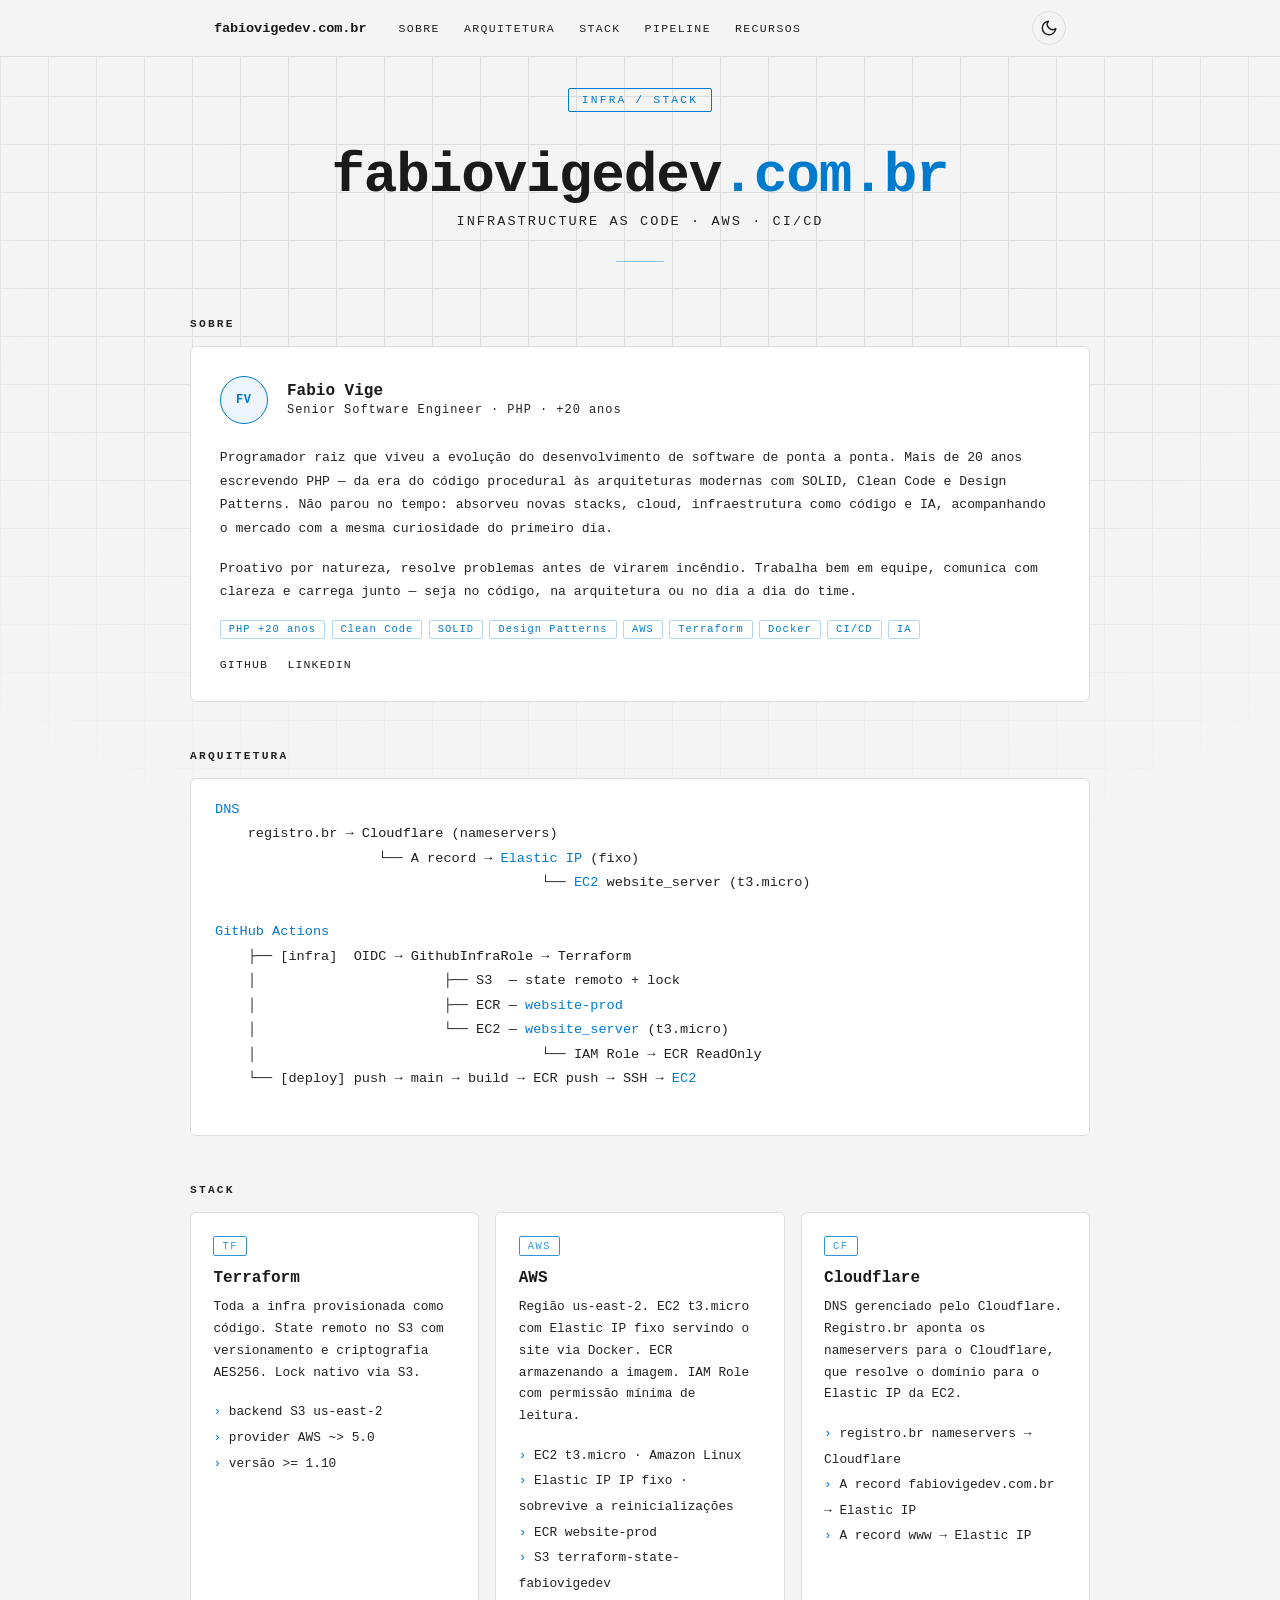
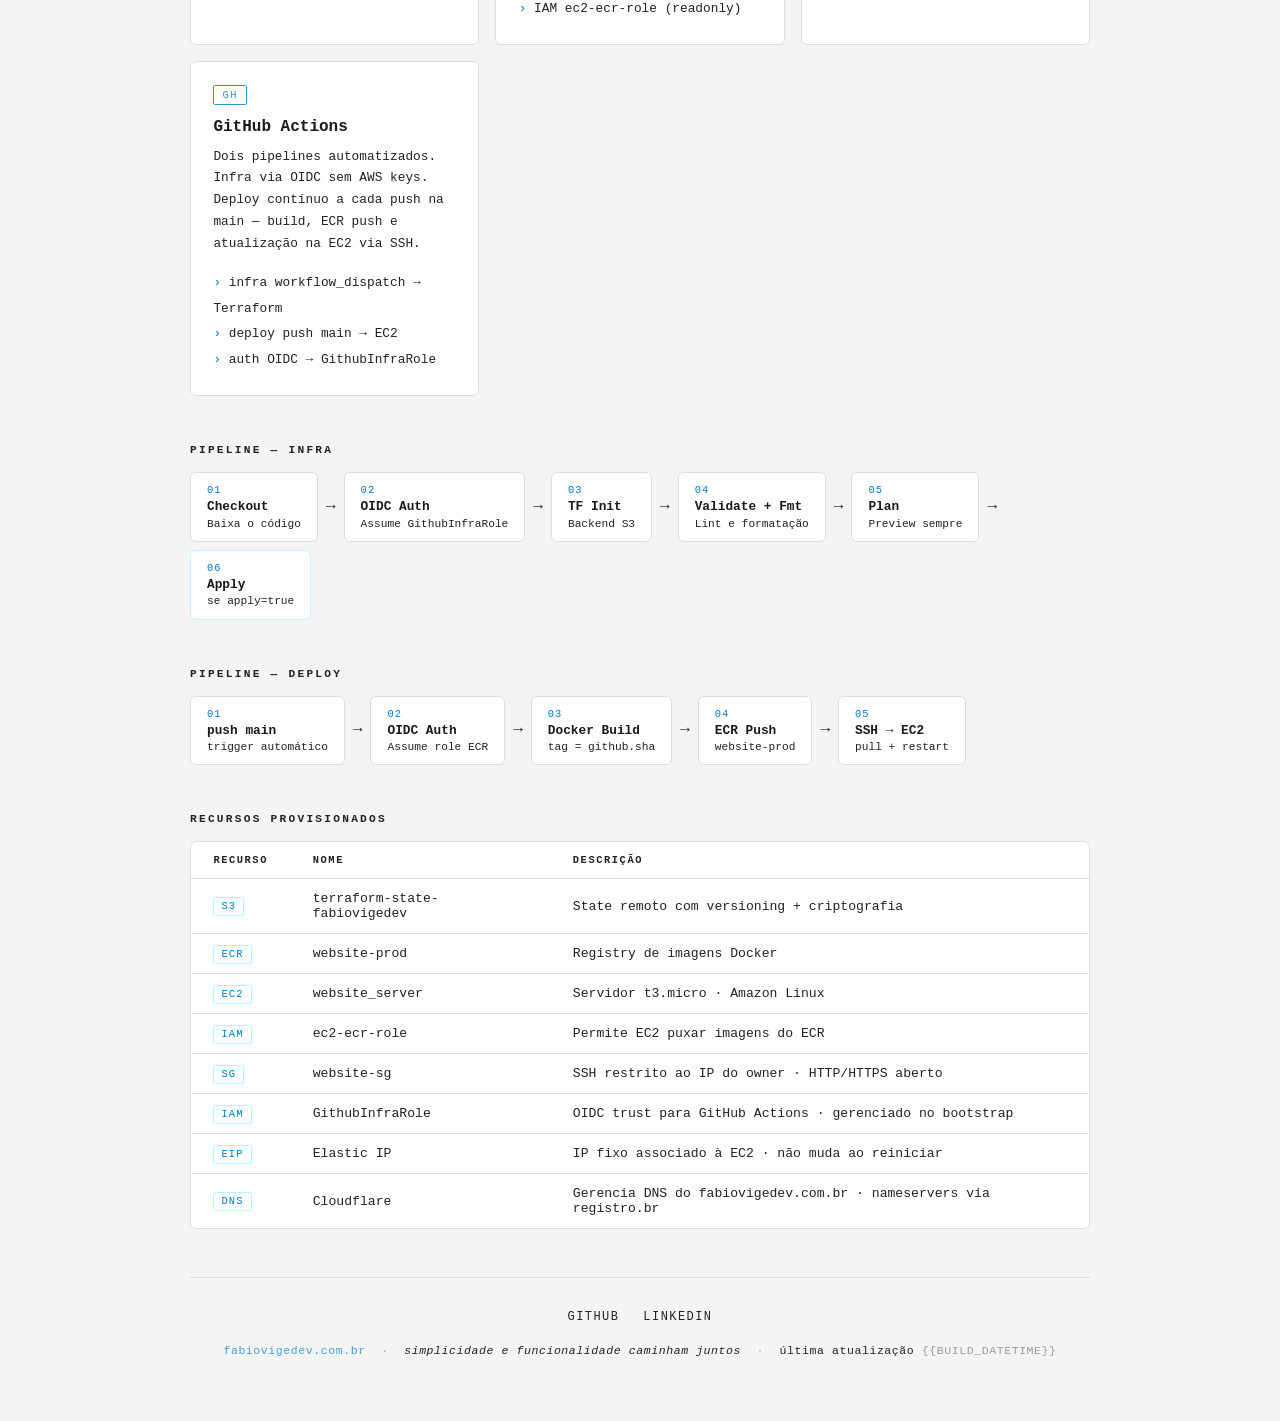
<file: website/index.html>
<!DOCTYPE html>
<html lang="pt-BR">
<head>
    <meta charset="UTF-8">
    <meta name="viewport" content="width=device-width, initial-scale=1.0">
    <meta name="description" content="Fabio Vige — Desenvolvedor especializado em Infrastructure as Code, AWS, CI/CD e automação de deploys com GitHub Actions e Terraform.">
    <meta name="author" content="Fabio Vige">
    <meta name="robots" content="index, follow">
    <link rel="canonical" href="https://www.fabiovigedev.com.br/">

    <meta property="og:type" content="website">
    <meta property="og:url" content="https://www.fabiovigedev.com.br/">
    <meta property="og:title" content="Fabio Vige Dev — Infrastructure as Code · AWS · CI/CD">
    <meta property="og:description" content="Desenvolvedor especializado em Infrastructure as Code, AWS, CI/CD e automação de deploys com GitHub Actions e Terraform.">
    <meta property="og:locale" content="pt_BR">

    <meta name="twitter:card" content="summary">
    <meta name="twitter:title" content="Fabio Vige Dev — Infrastructure as Code · AWS · CI/CD">
    <meta name="twitter:description" content="Desenvolvedor especializado em Infrastructure as Code, AWS, CI/CD e automação de deploys com GitHub Actions e Terraform.">

    <title>Fabio Vige Dev — Infrastructure as Code · AWS · CI/CD</title>
    <link rel="icon" type="image/svg+xml" href="data:image/svg+xml,<svg xmlns='http://www.w3.org/2000/svg' viewBox='0 0 100 100'><text y='.9em' font-size='90'>⚡</text></svg>">
    <link rel="stylesheet" href="css/style.css">
    <script>
        document.documentElement.setAttribute('data-theme', localStorage.getItem('theme') || 'light');
    </script>
</head>
<body>
    <header class="site-header" id="siteHeader">
        <div class="site-header__inner">
            <a href="#" class="site-header__logo">fabiovigedev<span>.com.br</span></a>
            <nav class="site-header__nav">
                <a href="#sobre">Sobre</a>
                <a href="#arquitetura">Arquitetura</a>
                <a href="#stack">Stack</a>
                <a href="#pipeline">Pipeline</a>
                <a href="#recursos">Recursos</a>
            </nav>
            <button class="theme-toggle" id="themeToggle" aria-label="Alternar tema">
                <svg class="theme-toggle__sun" xmlns="http://www.w3.org/2000/svg" width="18" height="18" viewBox="0 0 24 24" fill="none" stroke="currentColor" stroke-width="2" stroke-linecap="round" stroke-linejoin="round">
                    <circle cx="12" cy="12" r="5"/>
                    <line x1="12" y1="1" x2="12" y2="3"/>
                    <line x1="12" y1="21" x2="12" y2="23"/>
                    <line x1="4.22" y1="4.22" x2="5.64" y2="5.64"/>
                    <line x1="18.36" y1="18.36" x2="19.78" y2="19.78"/>
                    <line x1="1" y1="12" x2="3" y2="12"/>
                    <line x1="21" y1="12" x2="23" y2="12"/>
                    <line x1="4.22" y1="19.78" x2="5.64" y2="18.36"/>
                    <line x1="18.36" y1="5.64" x2="19.78" y2="4.22"/>
                </svg>
                <svg class="theme-toggle__moon" xmlns="http://www.w3.org/2000/svg" width="18" height="18" viewBox="0 0 24 24" fill="none" stroke="currentColor" stroke-width="2" stroke-linecap="round" stroke-linejoin="round">
                    <path d="M21 12.79A9 9 0 1 1 11.21 3 7 7 0 0 0 21 12.79z"/>
                </svg>
            </button>
        </div>
    </header>
    <div class="grid-bg" aria-hidden="true"></div>

    <main class="container container--wide">

        <header class="page-header">
            <div class="badge">infra / stack</div>
            <h1 class="name">fabiovigedev<span>.com.br</span></h1>
            <p class="role">Infrastructure as Code · AWS · CI/CD</p>
            <div class="divider"></div>
        </header>

        <section class="about-section" id="sobre">
            <h2 class="section-title">Sobre</h2>
            <div class="about-card">
                <div class="about-header">
                    <div class="about-avatar">FV</div>
                    <div class="about-identity">
                        <h3 class="about-name">Fabio Vige</h3>
                        <p class="about-role">Senior Software Engineer · PHP · +20 anos</p>
                    </div>
                </div>
                <p class="about-bio">Programador raiz que viveu a evolução do desenvolvimento de software de ponta a ponta. Mais de 20 anos escrevendo PHP — da era do código procedural às arquiteturas modernas com SOLID, Clean Code e Design Patterns. Não parou no tempo: absorveu novas stacks, cloud, infraestrutura como código e IA, acompanhando o mercado com a mesma curiosidade do primeiro dia.</p>
                <p class="about-bio">Proativo por natureza, resolve problemas antes de virarem incêndio. Trabalha bem em equipe, comunica com clareza e carrega junto — seja no código, na arquitetura ou no dia a dia do time.</p>
                <div class="about-tags">
                    <span class="about-tag">PHP +20 anos</span>
                    <span class="about-tag">Clean Code</span>
                    <span class="about-tag">SOLID</span>
                    <span class="about-tag">Design Patterns</span>
                    <span class="about-tag">AWS</span>
                    <span class="about-tag">Terraform</span>
                    <span class="about-tag">Docker</span>
                    <span class="about-tag">CI/CD</span>
                    <span class="about-tag">IA</span>
                </div>
                <div class="about-links">
                    <a href="https://github.com/fabiovige" target="_blank" rel="noopener noreferrer">GitHub</a>
                    <a href="https://linkedin.com/in/fabiovige" target="_blank" rel="noopener noreferrer">LinkedIn</a>
                </div>
            </div>
        </section>

        <section class="arch-block" id="arquitetura">
            <h2 class="section-title">Arquitetura</h2>
            <div class="terminal arch-diagram" role="img" aria-label="Diagrama de arquitetura">
                <pre>
<span class="prompt">DNS</span>
    registro.br → <span class="hl">Cloudflare</span> (nameservers)
                    └── A record → <span class="accent-text">Elastic IP</span> (fixo)
                                        └── <span class="accent-text">EC2</span> website_server (t3.micro)

<span class="prompt">GitHub Actions</span>
    ├── [infra]  OIDC → <span class="hl">GithubInfraRole</span> → <span class="hl">Terraform</span>
    │                       ├── S3  — state remoto + lock
    │                       ├── ECR — <span class="accent-text">website-prod</span>
    │                       └── EC2 — <span class="accent-text">website_server</span> (t3.micro)
    │                                   └── IAM Role → ECR ReadOnly
    └── [deploy] push → main → build → ECR push → SSH → <span class="accent-text">EC2</span>
                </pre>
            </div>
        </section>

        <section class="cards-section" id="stack">
            <h2 class="section-title">Stack</h2>
            <div class="cards">

                <article class="card">
                    <div class="card-icon">TF</div>
                    <h3 class="card-title">Terraform</h3>
                    <p class="card-desc">Toda a infra provisionada como código. State remoto no S3 com versionamento e criptografia AES256. Lock nativo via S3.</p>
                    <ul class="card-list">
                        <li><span class="prompt">›</span> backend S3 <span class="muted-text">us-east-2</span></li>
                        <li><span class="prompt">›</span> provider AWS <span class="muted-text">~> 5.0</span></li>
                        <li><span class="prompt">›</span> versão <span class="muted-text">>= 1.10</span></li>
                    </ul>
                </article>

                <article class="card">
                    <div class="card-icon">AWS</div>
                    <h3 class="card-title">AWS</h3>
                    <p class="card-desc">Região us-east-2. EC2 t3.micro com Elastic IP fixo servindo o site via Docker. ECR armazenando a imagem. IAM Role com permissão mínima de leitura.</p>
                    <ul class="card-list">
                        <li><span class="prompt">›</span> EC2 <span class="muted-text">t3.micro · Amazon Linux</span></li>
                        <li><span class="prompt">›</span> Elastic IP <span class="muted-text">IP fixo · sobrevive a reinicializações</span></li>
                        <li><span class="prompt">›</span> ECR <span class="muted-text">website-prod</span></li>
                        <li><span class="prompt">›</span> S3 <span class="muted-text">terraform-state-fabiovigedev</span></li>
                        <li><span class="prompt">›</span> IAM <span class="muted-text">ec2-ecr-role (readonly)</span></li>
                    </ul>
                </article>

                <article class="card">
                    <div class="card-icon">CF</div>
                    <h3 class="card-title">Cloudflare</h3>
                    <p class="card-desc">DNS gerenciado pelo Cloudflare. Registro.br aponta os nameservers para o Cloudflare, que resolve o domínio para o Elastic IP da EC2.</p>
                    <ul class="card-list">
                        <li><span class="prompt">›</span> registro.br <span class="muted-text">nameservers → Cloudflare</span></li>
                        <li><span class="prompt">›</span> A record <span class="muted-text">fabiovigedev.com.br → Elastic IP</span></li>
                        <li><span class="prompt">›</span> A record <span class="muted-text">www → Elastic IP</span></li>
                    </ul>
                </article>

                <article class="card">
                    <div class="card-icon">GH</div>
                    <h3 class="card-title">GitHub Actions</h3>
                    <p class="card-desc">Dois pipelines automatizados. Infra via OIDC sem AWS keys. Deploy contínuo a cada push na main — build, ECR push e atualização na EC2 via SSH.</p>
                    <ul class="card-list">
                        <li><span class="prompt">›</span> infra <span class="muted-text">workflow_dispatch → Terraform</span></li>
                        <li><span class="prompt">›</span> deploy <span class="muted-text">push main → EC2</span></li>
                        <li><span class="prompt">›</span> auth <span class="muted-text">OIDC → GithubInfraRole</span></li>
                    </ul>
                </article>

            </div>
        </section>

        <section class="pipeline-section" id="pipeline">
            <h2 class="section-title">Pipeline — Infra</h2>
            <div class="pipeline">
                <div class="pipeline-step">
                    <span class="step-num">01</span>
                    <span class="step-name">Checkout</span>
                    <span class="step-desc">Baixa o código</span>
                </div>
                <div class="pipeline-arrow">→</div>
                <div class="pipeline-step">
                    <span class="step-num">02</span>
                    <span class="step-name">OIDC Auth</span>
                    <span class="step-desc">Assume GithubInfraRole</span>
                </div>
                <div class="pipeline-arrow">→</div>
                <div class="pipeline-step">
                    <span class="step-num">03</span>
                    <span class="step-name">TF Init</span>
                    <span class="step-desc">Backend S3</span>
                </div>
                <div class="pipeline-arrow">→</div>
                <div class="pipeline-step">
                    <span class="step-num">04</span>
                    <span class="step-name">Validate + Fmt</span>
                    <span class="step-desc">Lint e formatação</span>
                </div>
                <div class="pipeline-arrow">→</div>
                <div class="pipeline-step">
                    <span class="step-num">05</span>
                    <span class="step-name">Plan</span>
                    <span class="step-desc">Preview sempre</span>
                </div>
                <div class="pipeline-arrow">→</div>
                <div class="pipeline-step pipeline-step--conditional">
                    <span class="step-num">06</span>
                    <span class="step-name">Apply</span>
                    <span class="step-desc">se apply=true</span>
                </div>
            </div>
        </section>

        <section class="pipeline-section">
            <h2 class="section-title">Pipeline — Deploy</h2>
            <div class="pipeline">
                <div class="pipeline-step">
                    <span class="step-num">01</span>
                    <span class="step-name">push main</span>
                    <span class="step-desc">trigger automático</span>
                </div>
                <div class="pipeline-arrow">→</div>
                <div class="pipeline-step">
                    <span class="step-num">02</span>
                    <span class="step-name">OIDC Auth</span>
                    <span class="step-desc">Assume role ECR</span>
                </div>
                <div class="pipeline-arrow">→</div>
                <div class="pipeline-step">
                    <span class="step-num">03</span>
                    <span class="step-name">Docker Build</span>
                    <span class="step-desc">tag = github.sha</span>
                </div>
                <div class="pipeline-arrow">→</div>
                <div class="pipeline-step">
                    <span class="step-num">04</span>
                    <span class="step-name">ECR Push</span>
                    <span class="step-desc">website-prod</span>
                </div>
                <div class="pipeline-arrow">→</div>
                <div class="pipeline-step">
                    <span class="step-num">05</span>
                    <span class="step-name">SSH → EC2</span>
                    <span class="step-desc">pull + restart</span>
                </div>
            </div>
        </section>

        <section class="resources-section" id="recursos">
            <h2 class="section-title">Recursos Provisionados</h2>
            <div class="card">
            <table class="resources-table">
                <thead>
                    <tr>
                        <th>Recurso</th>
                        <th>Nome</th>
                        <th>Descrição</th>
                    </tr>
                </thead>
                <tbody>
                    <tr>
                        <td><span class="tag">S3</span></td>
                        <td class="mono">terraform-state-fabiovigedev</td>
                        <td>State remoto com versioning + criptografia</td>
                    </tr>
                    <tr>
                        <td><span class="tag">ECR</span></td>
                        <td class="mono">website-prod</td>
                        <td>Registry de imagens Docker</td>
                    </tr>
                    <tr>
                        <td><span class="tag">EC2</span></td>
                        <td class="mono">website_server</td>
                        <td>Servidor t3.micro · Amazon Linux</td>
                    </tr>
                    <tr>
                        <td><span class="tag">IAM</span></td>
                        <td class="mono">ec2-ecr-role</td>
                        <td>Permite EC2 puxar imagens do ECR</td>
                    </tr>
                    <tr>
                        <td><span class="tag">SG</span></td>
                        <td class="mono">website-sg</td>
                        <td>SSH restrito ao IP do owner · HTTP/HTTPS aberto</td>
                    </tr>
                    <tr>
                        <td><span class="tag">IAM</span></td>
                        <td class="mono">GithubInfraRole</td>
                        <td>OIDC trust para GitHub Actions · gerenciado no bootstrap</td>
                    </tr>
                    <tr>
                        <td><span class="tag">EIP</span></td>
                        <td class="mono">Elastic IP</td>
                        <td>IP fixo associado à EC2 · não muda ao reiniciar</td>
                    </tr>
                    <tr>
                        <td><span class="tag">DNS</span></td>
                        <td class="mono">Cloudflare</td>
                        <td>Gerencia DNS do fabiovigedev.com.br · nameservers via registro.br</td>
                    </tr>
                </tbody>
            </table>
            </div>
        </section>

        <footer class="page-footer">
            <nav class="social" aria-label="Links">
                <a href="https://github.com/fabiovige" target="_blank" rel="noopener noreferrer">GitHub</a>
                <a href="https://linkedin.com/in/fabiovige" target="_blank" rel="noopener noreferrer">LinkedIn</a>
            </nav>
            <p class="footer-meta">
                <span class="footer-domain">fabiovigedev.com.br</span>
                <span class="footer-sep">·</span>
                <span class="footer-tagline">simplicidade e funcionalidade caminham juntos</span>
                <span class="footer-sep">·</span>
                <span class="footer-updated">última atualização <time>{{BUILD_DATETIME}}</time></span>
            </p>
        </footer>

    </main>
    <script src="js/theme.js"></script>
    <script src="js/header.js"></script>
</body>
</html>
</file>
<file: website/css/style.css>
*, *::before, *::after {
    box-sizing: border-box;
    margin: 0;
    padding: 0;
}

:root {
    --bg: #0d0d0d;
    --surface: #111111;
    --border: #1e1e1e;
    --accent: #00e5ff;
    --accent-dim: rgba(0, 229, 255, 0.08);
    --text: #e0e0e0;
    --muted: #555;
    --font: 'Courier New', Courier, monospace;
}

[data-theme="light"] {
    --bg: #f4f4f4;
    --surface: #ffffff;
    --border: #ddd;
    --accent: #007acc;
    --accent-dim: rgba(0, 122, 204, 0.08);
    --text: #1a1a1a;
    --muted: #222;
}

body {
    background-color: var(--bg);
    color: var(--text);
    font-family: var(--font);
    min-height: 100vh;
    padding: 5.5rem 1.5rem 4rem;
    transition: background-color 0.2s, color 0.2s;
}

/* ── layout ── */

.container {
    max-width: 640px;
    width: 100%;
    margin: 0 auto;
}

.container--wide {
    max-width: 900px;
}

/* ── header ── */

.page-header {
    text-align: center;
    margin-bottom: 3.5rem;
}

.badge {
    display: inline-block;
    font-size: 0.7rem;
    letter-spacing: 0.2em;
    text-transform: uppercase;
    color: var(--accent);
    border: 1px solid var(--accent);
    border-radius: 2px;
    padding: 0.3rem 0.8rem;
    margin-bottom: 2rem;
    animation: pulse 2.5s ease-in-out infinite;
}

.name {
    font-size: clamp(2rem, 6vw, 3.5rem);
    font-weight: 700;
    letter-spacing: -0.02em;
    color: var(--text);
    margin-bottom: 0.4rem;
}

.name span {
    color: var(--accent);
}

.role {
    font-size: 0.85rem;
    letter-spacing: 0.15em;
    color: var(--muted);
    text-transform: uppercase;
    margin-bottom: 2rem;
}

.divider {
    width: 48px;
    height: 1px;
    background: var(--accent);
    margin: 0 auto;
    opacity: 0.4;
}

/* ── about ── */

.about-section {
    margin-bottom: 3rem;
}

.about-card {
    background: var(--surface);
    border: 1px solid var(--border);
    border-radius: 6px;
    padding: 1.8rem;
}

.about-header {
    display: flex;
    align-items: center;
    gap: 1.2rem;
    margin-bottom: 1.4rem;
}

.about-avatar {
    width: 3rem;
    height: 3rem;
    border-radius: 50%;
    background: var(--accent-dim);
    border: 1px solid var(--accent);
    display: flex;
    align-items: center;
    justify-content: center;
    font-size: 0.75rem;
    font-weight: 700;
    color: var(--accent);
    letter-spacing: 0.05em;
    flex-shrink: 0;
}

.about-name {
    font-size: 1rem;
    font-weight: 700;
    color: var(--text);
    margin-bottom: 0.2rem;
}

.about-role {
    font-size: 0.75rem;
    color: var(--muted);
    letter-spacing: 0.08em;
}

.about-bio {
    font-size: 0.82rem;
    line-height: 1.8;
    color: var(--muted);
    margin-bottom: 1rem;
}

.about-tags {
    display: flex;
    flex-wrap: wrap;
    gap: 0.4rem;
    margin-bottom: 1.2rem;
}

.about-tag {
    font-size: 0.65rem;
    letter-spacing: 0.1em;
    color: var(--accent);
    border: 1px solid rgba(0, 229, 255, 0.3);
    border-radius: 2px;
    padding: 0.15rem 0.5rem;
}

[data-theme="light"] .about-tag {
    border-color: rgba(0, 122, 204, 0.3);
}

.about-links {
    display: flex;
    gap: 1.2rem;
}

.about-links a {
    font-size: 0.72rem;
    letter-spacing: 0.1em;
    text-transform: uppercase;
    color: var(--muted);
    text-decoration: none;
    border-bottom: 1px solid transparent;
    transition: color 0.2s, border-color 0.2s;
}

.about-links a:hover {
    color: var(--accent);
    border-color: var(--accent);
}

/* ── section titles ── */

.section-title {
    font-size: 0.7rem;
    letter-spacing: 0.2em;
    text-transform: uppercase;
    color: var(--muted);
    margin-bottom: 1rem;
}

/* ── terminal / arch ── */

.arch-block {
    margin-bottom: 3rem;
}

.terminal {
    background: var(--surface);
    border: 1px solid var(--border);
    border-radius: 6px;
    padding: 1.2rem 1.5rem;
    text-align: left;
    font-size: 0.85rem;
    color: var(--muted);
}

.arch-diagram pre {
    line-height: 1.8;
    white-space: pre;
    overflow-x: auto;
}

.prompt {
    color: var(--accent);
    user-select: none;
}

.hl {
    color: var(--text);
}

.accent-text {
    color: var(--accent);
}

.muted-text {
    color: var(--muted);
}

.mono {
    font-family: var(--font);
}

/* ── cards ── */

.cards-section {
    margin-bottom: 3rem;
}

.cards {
    display: grid;
    grid-template-columns: repeat(auto-fit, minmax(240px, 1fr));
    gap: 1rem;
}

.card {
    background: var(--surface);
    border: 1px solid var(--border);
    border-radius: 6px;
    padding: 1.4rem;
    transition: border-color 0.2s;
}

.card:hover {
    border-color: rgba(0, 229, 255, 0.3);
}

.card-icon {
    font-size: 0.65rem;
    letter-spacing: 0.15em;
    color: var(--accent);
    border: 1px solid var(--accent);
    border-radius: 2px;
    display: inline-block;
    padding: 0.2rem 0.5rem;
    margin-bottom: 0.8rem;
    opacity: 0.8;
}

.card-title {
    font-size: 1rem;
    font-weight: 700;
    color: var(--text);
    margin-bottom: 0.6rem;
}

.card-desc {
    font-size: 0.8rem;
    line-height: 1.7;
    color: var(--muted);
    margin-bottom: 1rem;
}

.card-list {
    list-style: none;
    font-size: 0.8rem;
    line-height: 2;
    color: var(--muted);
}

/* ── pipeline ── */

.pipeline-section {
    margin-bottom: 3rem;
}

.pipeline {
    display: flex;
    align-items: center;
    flex-wrap: wrap;
    gap: 0.5rem;
}

.pipeline-step {
    background: var(--surface);
    border: 1px solid var(--border);
    border-radius: 6px;
    padding: 0.7rem 1rem;
    display: flex;
    flex-direction: column;
    min-width: 90px;
}

.pipeline-step--conditional {
    border-color: rgba(0, 229, 255, 0.25);
}

.step-num {
    font-size: 0.65rem;
    color: var(--accent);
    letter-spacing: 0.1em;
    margin-bottom: 0.2rem;
}

.step-name {
    font-size: 0.8rem;
    color: var(--text);
    font-weight: 700;
}

.step-desc {
    font-size: 0.7rem;
    color: var(--muted);
    margin-top: 0.2rem;
}

.pipeline-arrow {
    color: var(--muted);
    font-size: 1rem;
}

/* ── resources table ── */

.resources-section {
    margin-bottom: 3rem;
}

.resources-section .card {
    padding: 0;
    overflow: hidden;
}

.resources-table {
    width: 100%;
    border-collapse: collapse;
    font-size: 0.82rem;
}

.resources-table th {
    text-align: left;
    font-size: 0.65rem;
    letter-spacing: 0.15em;
    text-transform: uppercase;
    color: var(--muted);
    padding: 0.75rem 1.4rem;
    border-bottom: 1px solid var(--border);
}

.resources-table td {
    padding: 0.75rem 1.4rem;
    color: var(--muted);
    border-bottom: 1px solid var(--border);
    vertical-align: middle;
}

.resources-table tr:last-child td {
    border-bottom: none;
}

.resources-table tr:hover td {
    background: var(--surface);
}

.tag {
    font-size: 0.65rem;
    letter-spacing: 0.1em;
    color: var(--accent);
    border: 1px solid rgba(0, 229, 255, 0.3);
    border-radius: 2px;
    padding: 0.15rem 0.45rem;
    white-space: nowrap;
}

/* ── site header ── */

.site-header {
    position: fixed;
    top: 0;
    left: 0;
    right: 0;
    z-index: 100;
    background: var(--bg);
    border-bottom: 1px solid var(--border);
    transition: background 0.3s, backdrop-filter 0.3s;
}

.site-header.scrolled {
    background: rgba(13, 13, 13, 0.8);
    backdrop-filter: blur(14px);
    -webkit-backdrop-filter: blur(14px);
}

[data-theme="light"] .site-header.scrolled {
    background: rgba(244, 244, 244, 0.85);
}

[data-theme="light"] .site-header__logo {
    color: var(--text);
}

[data-theme="light"] .site-header__logo span {
    color: var(--text);
}

.site-header__inner {
    max-width: 900px;
    margin: 0 auto;
    padding: 0 1.5rem;
    height: 3.5rem;
    display: flex;
    align-items: center;
    gap: 2rem;
}

.site-header__logo {
    font-size: 0.85rem;
    font-weight: 700;
    color: var(--text);
    text-decoration: none;
    white-space: nowrap;
    letter-spacing: -0.01em;
}

.site-header__logo span {
    color: var(--accent);
}

.site-header__nav {
    display: flex;
    gap: 1.5rem;
    flex: 1;
}

.site-header__nav a {
    font-size: 0.72rem;
    letter-spacing: 0.12em;
    text-transform: uppercase;
    color: var(--muted);
    text-decoration: none;
    transition: color 0.2s;
}

.site-header__nav a:hover {
    color: var(--accent);
}

/* ── theme toggle ── */

.theme-toggle {
    background: transparent;
    border: 1px solid var(--border);
    border-radius: 50%;
    width: 2.1rem;
    height: 2.1rem;
    display: flex;
    align-items: center;
    justify-content: center;
    cursor: pointer;
    color: var(--muted);
    transition: border-color 0.2s, color 0.2s;
    padding: 0;
    flex-shrink: 0;
}

.theme-toggle:hover {
    border-color: var(--accent);
    color: var(--accent);
}

.theme-toggle svg {
    flex-shrink: 0;
}

.theme-toggle__moon { display: none; }
.theme-toggle__sun  { display: block; }

[data-theme="light"] .theme-toggle__moon { display: block; }
[data-theme="light"] .theme-toggle__sun  { display: none; }

/* ── footer ── */

.page-footer {
    padding-top: 2rem;
    border-top: 1px solid var(--border);
    text-align: center;
}

.social {
    display: flex;
    gap: 1.5rem;
    justify-content: center;
    flex-wrap: wrap;
}

.social a {
    font-size: 0.75rem;
    letter-spacing: 0.12em;
    text-transform: uppercase;
    color: var(--muted);
    text-decoration: none;
    border-bottom: 1px solid transparent;
    transition: color 0.2s, border-color 0.2s;
}

.social a:hover {
    color: var(--accent);
    border-color: var(--accent);
}

.footer-meta {
    margin-top: 1.2rem;
    font-size: 0.72rem;
    color: var(--muted);
    letter-spacing: 0.05em;
}

.footer-domain {
    color: var(--accent);
    opacity: 0.7;
}

.footer-sep {
    margin: 0 0.5rem;
    opacity: 0.3;
}

.footer-tagline {
    font-style: italic;
}

.footer-updated time {
    color: var(--text);
    opacity: 0.4;
}

/* ── grid background ── */

.grid-bg {
    position: fixed;
    inset: 0;
    background-image:
        linear-gradient(var(--border) 1px, transparent 1px),
        linear-gradient(90deg, var(--border) 1px, transparent 1px);
    background-size: 48px 48px;
    pointer-events: none;
    z-index: -1;
    mask-image: radial-gradient(ellipse 80% 80% at 50% 20%, #000 40%, transparent 100%);
}

/* ── animations ── */

@keyframes blink {
    0%, 100% { opacity: 1; }
    50% { opacity: 0; }
}

@keyframes pulse {
    0%, 100% { opacity: 1; }
    50% { opacity: 0.5; }
}

/* ── responsive ── */

@media (max-width: 600px) {
    .site-header__nav {
        display: none;
    }

    .pipeline {
        flex-direction: column;
        align-items: flex-start;
    }

    .pipeline-arrow {
        transform: rotate(90deg);
    }

    .resources-table th:last-child,
    .resources-table td:last-child {
        display: none;
    }
}
</file>
